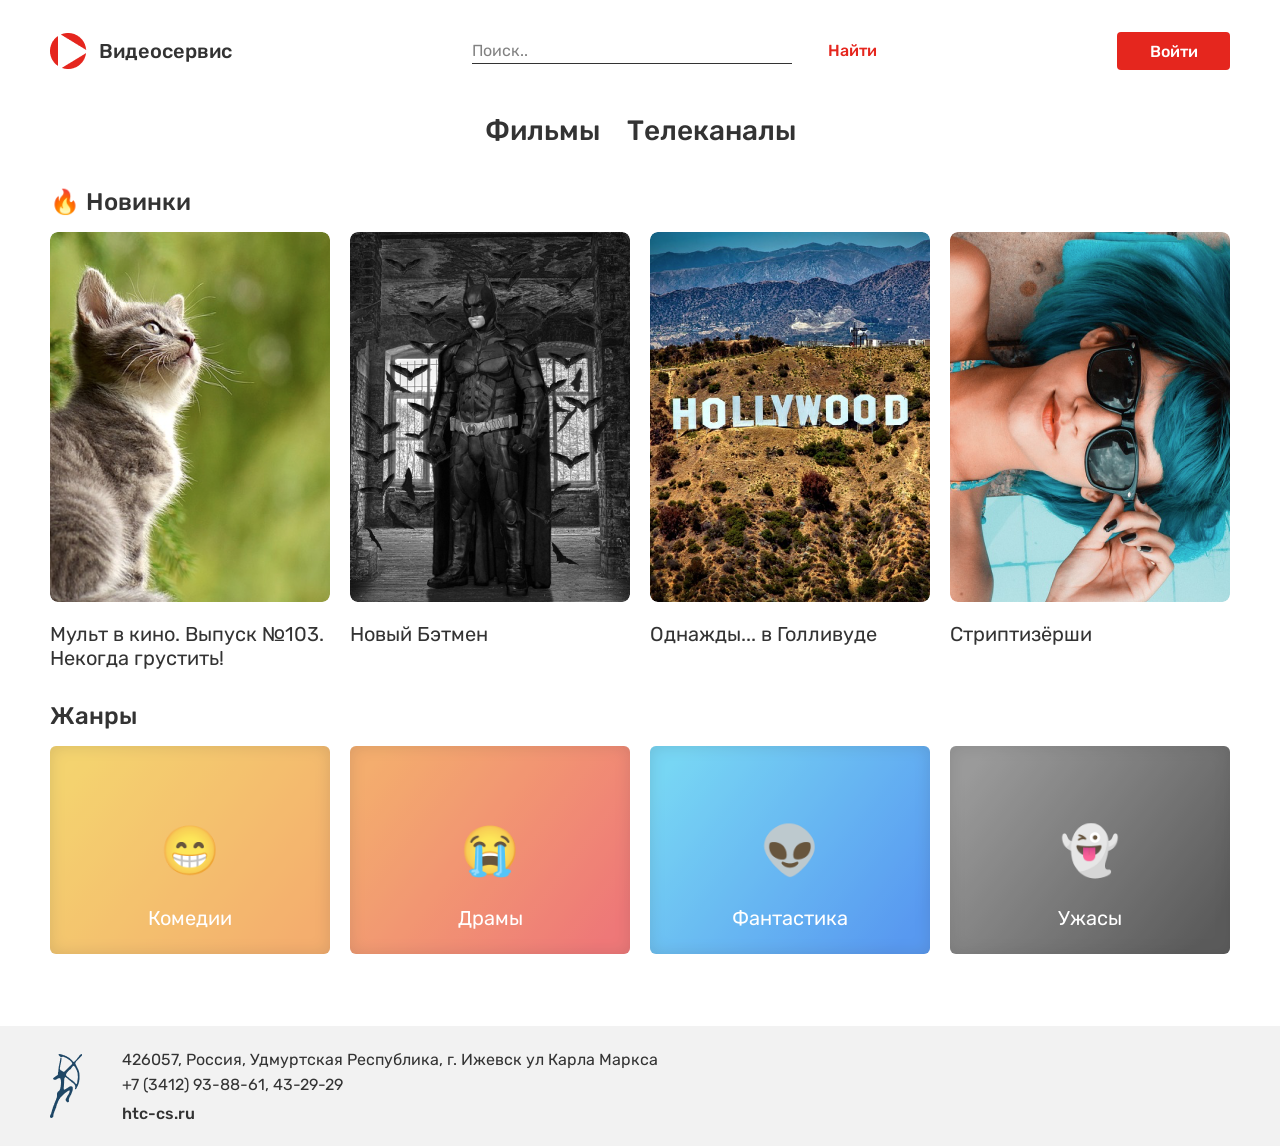
<file: проектчса/index.html>
<!DOCTYPE html>
<html lang="ru">
<head>
    <meta charset="UTF-8">
    <meta name="viewport" content="width=device-width, initial-scale=1.0">
    <link rel="stylesheet" href="css/style.css">
    <title>Верстка по макету ЦВТ</title>
</head>
<body>
     <div class="container">
        <header class="header">
            <div class="header__logo">
                <img src="imgs/sign.png" alt="logo">
                <p class="header__logo_title">Видеосервис</p>
            </div>
            <form action="#">
                <input class="header__search-text" type="text" placeholder="Поиск..">
                <input class="header__search-bar" type="button" value="Найти">
            </form>
            <form action="#">
                <input class="header__auth-btn" type="button" value="Войти">
            </form>
        </header>
        <main>
            <nav class="nav">
                <a class="nav__a" href="index.html">Фильмы</a>
                <a class="nav__a" href="channels.html">Телеканалы</a>
            </nav>
            <p class="gallery__new">&#128293; Новинки</p>
            <div class="gallery__movie">
                <div class="gallery__movie-item">
                    <img class="gallery__movie-item-img" src="imgs/kotek.png" alt="kotek">
                    <p class="gallery__movie-item-p"> Мульт в кино. Выпуск №103. Некогда грустить!</p>
                    <p class="gallery__movie-item-description">Фильм повествует о череде событий, произошедших в Голливуде в 1969 году, на закате его «золотого века».
                        Известный актер Рик Далтон и его дублер Клифф Бут пытаются найти свое место в стремительно меняющемся мире киноиндустрии.</p>
                </div>
                <div class="gallery__movie-item">
                    <img class="gallery__movie-item-img" src="imgs/batman.png" alt="Бэтмен">
                    <p class="gallery__movie-item-p">Новый Бэтмен</p>
                    <p class="gallery__movie-item-description">Фильм повествует о череде событий, произошедших в Голливуде в 1969 году, на закате его «золотого века».
                        Известный актер Рик Далтон и его дублер Клифф Бут пытаются найти свое место в стремительно меняющемся мире киноиндустрии.</p>
                </div>
                <div class="gallery__movie-item">
                    <img class="gallery__movie-item-img" src="imgs/holly.png" alt="Голливуд">
                    <p class="gallery__movie-item-p">Однажды... в Голливуде</p>
                    <p class="gallery__movie-item-description">Фильм повествует о череде событий, произошедших в Голливуде в 1969 году, на закате его «золотого века».
                        Известный актер Рик Далтон и его дублер Клифф Бут пытаются найти свое место в стремительно меняющемся мире киноиндустрии.</p>
                </div>
                <div class="gallery__movie-item">
                    <img class="gallery__movie-item-img" src="imgs/picture.png" alt="Стриптизерши">
                    <p class="gallery__movie-item-p">Стриптизёрши</p>
                    <p class="gallery__movie-item-description">Фильм повествует о череде событий, произошедших в Голливуде в 1969 году, на закате его «золотого века».
                        Известный актер Рик Далтон и его дублер Клифф Бут пытаются найти свое место в стремительно меняющемся мире киноиндустрии.</p>
                </div>
            </div>
            <div class="genres">
                <p class="gallery__new">Жанры</p>
                <div class="genre-gallery">
                    <div class="genre comedy">
                        <p class="genre__emj">&#128513;</p>
                        <p class="genre__title">Комедии</p>
                    </div>
                    <div class="genre drama">
                        <p class="genre__emj">&#128557;</p>
                        <p class="genre__title">Драмы</p>
                    </div>
                    <div class="genre sci-fi">
                        <p class="genre__emj">&#128125;</p>
                        <p class="genre__title">Фантастика</p>
                    </div>
                    <div class="genre horror">
                        <p class="genre__emj">&#128123;</p>
                        <p class="genre__title">Ужасы</p>
                    </div>
                </div>
            </div>
        </main>
     </div>
     <footer class="footer">
        <div class="container footer-container">
            <div class="footer__logo">
                <img src="imgs/htc-cs-logo.png" alt="htc">
            </div>
            <div class="footer__info">
                <p class="footer__info-adr">426057, Россия, Удмуртская Республика, г. Ижевск ул Карла Маркса</p>
                <p class="footer__info-adr">+7 (3412) 93-88-61, 43-29-29</p>
                <a class="footer__info-a" href="https://htc-cs.ru">htc-cs.ru</a>
            </div>
        </div>
     </footer>

     <template id="loginTemplate">
         <div class="loginButton">
             <p class="loginTitle">Вход</p>
             <div class="inputFields">
                 <input class="loginField" type="text" placeholder="Логин">
                 <input class="passwordField" type="password" placeholder="Пароль">
                 <div class="doRemember">
                     <input class="rememberField" type="checkbox" id="rememberMe"> 
                     <label for="rememberMe">Запомнить</label>
                 </div>
                 <button class="login_btn">Войти</button>
             </div>
         </div>
     </template>

     <div class="modal" id="loginModal" hidden>
       <div class="modal__backdrop" data-close></div>
       <div class="modal__wrapper">
           <div id="loginModalBody"></div>
       </div>
     </div>

     <script src="modal.js" defer></script>
</body>
</html>
</file>
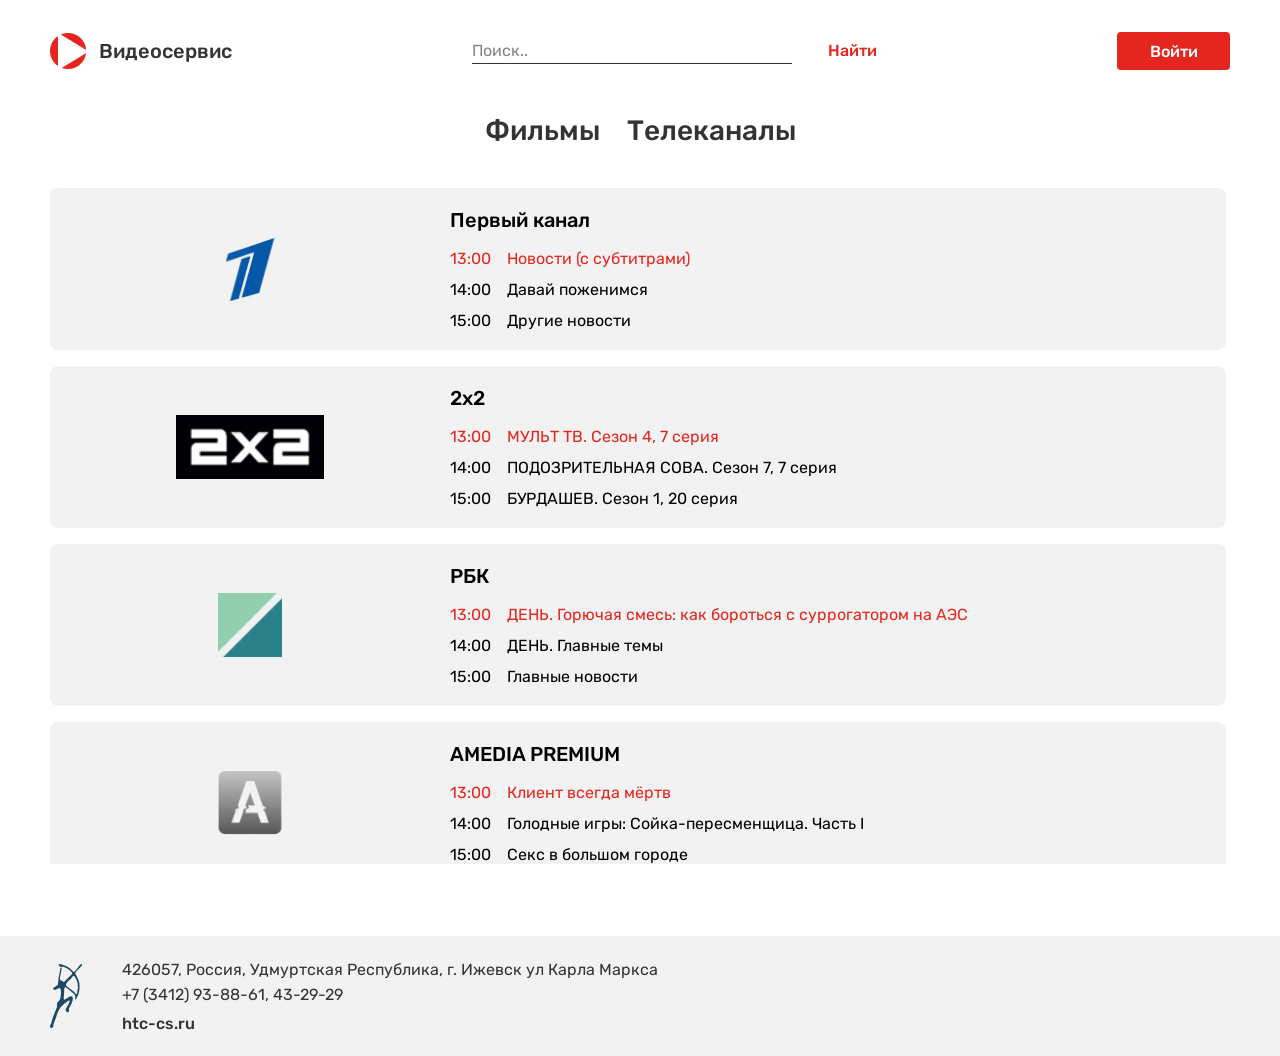
<file: проектчса/channels.html>
<!DOCTYPE html>
<html lang="ru">
<head>
    <meta charset="UTF-8">
    <meta name="viewport" content="width=device-width, initial-scale=1.0">
    <link rel="stylesheet" href="css/style.css">
    <title>Верстка по макету ЦВТ</title>
</head>
<body>
     <div class="container">
        <header class="header">
            <div class="header__logo">
                <img src="imgs/sign.png" alt="logo">
                <p class="header__logo_title">Видеосервис</p>
            </div>
            <form action="#">
                <input class="header__search-text" type="text" placeholder="Поиск..">
                <input class="header__search-bar" type="button" value="Найти">
            </form>
            <form action="#">
                <input class="header__auth-btn" type="button" value="Войти">
            </form>
        </header>
        <main>
            <nav class="nav">
                <a class="nav__a" href="index.html">Фильмы</a>
                <a class="nav__a" href="channels.html">Телеканалы</a>
            </nav>
            <div class="tvchannels">
                <div class="tvchannelsItem">
                    <img class="tvchannelsItem_img" src="imgs/logoperviy.png" alt="Первый">
                    <div class="tvchannelsItem_text">
                        <div class="tvWholeText">
                            <p class="tvchannelsItem_title">Первый канал</p>
                            <div class="tvchannelItem_descr">
                            <div class="tvchannelTime">
                                <p class="tvchannelTimeText colorRed">13:00</p>
                                <p class="tvchannelTimeText">14:00</p>
                                <p class="tvchannelTimeText">15:00</p>
                            </div>
                            <div class="tvchannelProgram">
                                <p class="tvchannelProgramText colorRed">Новости (с субтитрами)</p>
                                <p class="tvchannelProgramText">Давай поженимся</p>
                                <p class="tvchannelProgramText">Другие новости</p>
                            </div>
                            </div>
                        </div>
                    </div>
                </div>
                <div class="tvchannelsItem">
                    <img class="tvchannelsItem_img" src="imgs/logo2x2.png" alt="2x2">
                    <div class="tvchannelsItem_text">
                        <div class="tvWholeText">
                            <p class="tvchannelsItem_title">2x2</p>
                            <div class="tvchannelItem_descr">
                            <div class="tvchannelTime">
                                <p class="tvchannelTimeText colorRed">13:00</p>
                                <p class="tvchannelTimeText">14:00</p>
                                <p class="tvchannelTimeText">15:00</p>
                            </div>
                            <div class="tvchannelProgram">
                                <p class="tvchannelProgramText colorRed">МУЛЬТ ТВ. Сезон 4, 7 серия</p>
                                <p class="tvchannelProgramText">ПОДОЗРИТЕЛЬНАЯ СОВА. Сезон 7, 7 серия</p>
                                <p class="tvchannelProgramText">БУРДАШЕВ. Сезон 1, 20 серия</p>
                            </div>
                            </div>
                        </div>
                    </div>
                </div>
                <div class="tvchannelsItem">
                    <img class="tvchannelsItem_img" src="imgs/logorbk.png" alt="РБК">
                    <div class="tvchannelsItem_text">
                        <div class="tvWholeText">
                            <p class="tvchannelsItem_title">РБК</p>
                            <div class="tvchannelItem_descr">
                            <div class="tvchannelTime">
                                <p class="tvchannelTimeText colorRed">13:00</p>
                                <p class="tvchannelTimeText">14:00</p>
                                <p class="tvchannelTimeText">15:00</p>
                            </div>
                            <div class="tvchannelProgram">
                                <p class="tvchannelProgramText colorRed">ДЕНЬ. Горючая смесь: как бороться с суррогатором на АЭС</p>
                                <p class="tvchannelProgramText">ДЕНЬ. Главные темы</p>
                                <p class="tvchannelProgramText">Главные новости</p>
                            </div>
                            </div>
                        </div>
                    </div>
                </div>
                <div class="tvchannelsItem">
                    <img class="tvchannelsItem_img" src="imgs/logoamedia.png" alt="AMEDIA">
                    <div class="tvchannelsItem_text">
                        <div class="tvWholeText">
                            <p class="tvchannelsItem_title">AMEDIA PREMIUM</p>
                            <div class="tvchannelItem_descr">
                            <div class="tvchannelTime">
                                <p class="tvchannelTimeText colorRed">13:00</p>
                                <p class="tvchannelTimeText">14:00</p>
                                <p class="tvchannelTimeText">15:00</p>
                            </div>
                            <div class="tvchannelProgram">
                                <p class="tvchannelProgramText colorRed">Клиент всегда мёртв</p>
                                <p class="tvchannelProgramText">Голодные игры: Сойка-пересменщица. Часть I</p>
                                <p class="tvchannelProgramText">Секс в большом городе</p>
                            </div>
                            </div>
                        </div>
                    </div>
                </div>
            </div>
        </main>
     </div>
     <footer class="footer">
        <div class="container footer-container">
            <div class="footer__logo">
                <img src="imgs/htc-cs-logo.png" alt="htc">
            </div>
            <div class="footer__info">
                <p class="footer__info-adr">426057, Россия, Удмуртская Республика, г. Ижевск ул Карла Маркса</p>
                <p class="footer__info-adr">+7 (3412) 93-88-61, 43-29-29</p>
                <a class="footer__info-a" href="https://htc-cs.ru">htc-cs.ru</a>
            </div>
        </div>
     </footer>


     <template id="loginTemplate">
         <div class="loginButton">
             <p class="loginTitle">Вход</p>
             <div class="inputFields">
                 <input class="loginField" type="text" placeholder="Логин">
                 <input class="passwordField" type="password" placeholder="Пароль">
                 <div class="doRemember">
                     <input class="rememberField" type="checkbox" id="rememberMe">
                     <label for="rememberMe">Запомнить</label>
                 </div>
                 <button class="login_btn">Войти</button>
             </div>
         </div>
     </template>

     <div class="modal" id="loginModal" hidden>
       <div class="modal__backdrop" data-close></div>
       <div class="modal__wrapper">
           <div id="loginModalBody"></div>
       </div>
     </div>

     <script src="modal.js" defer></script>
</body>
</html>
</file>
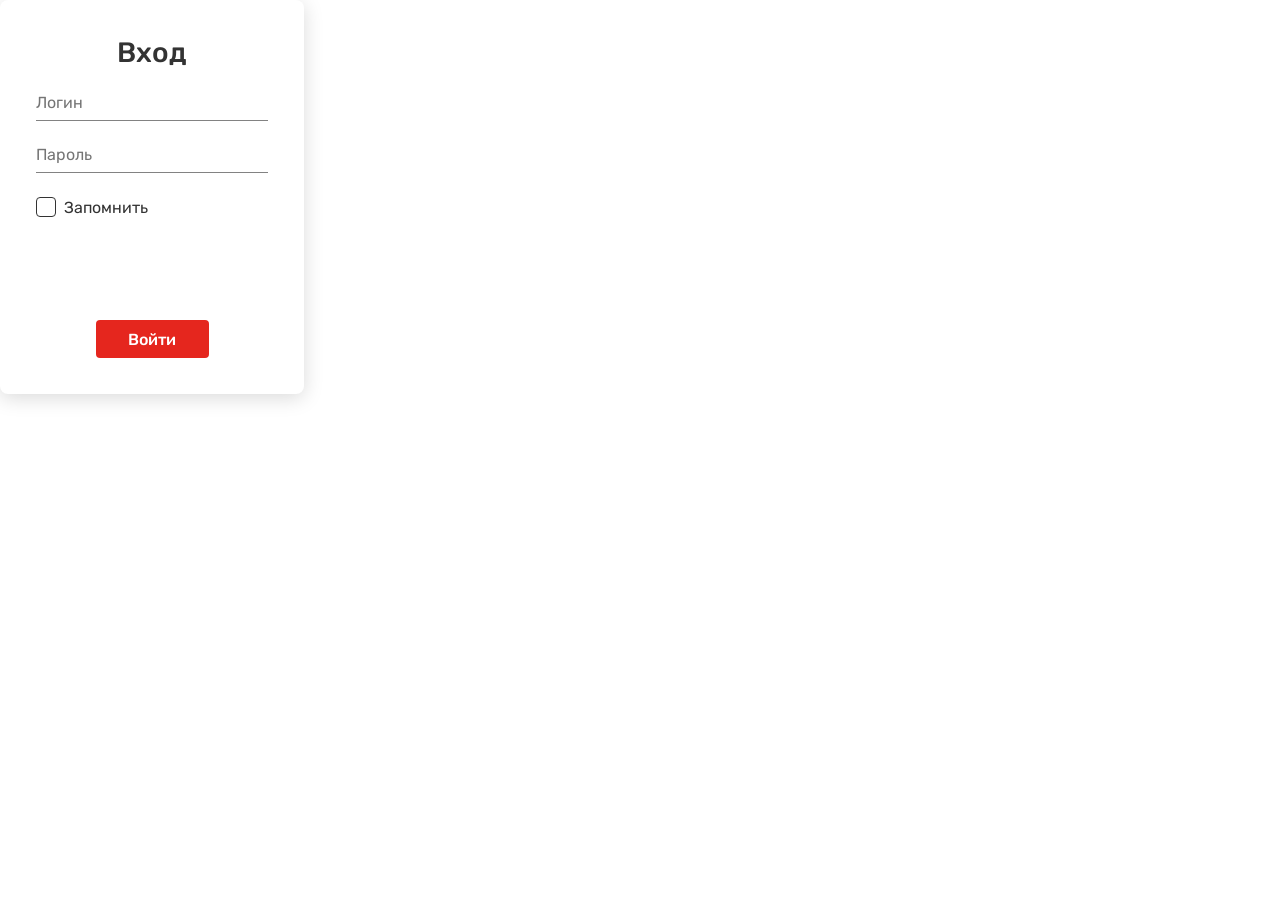
<file: проектчса/login.html>
<!DOCTYPE html>
<html lang="en">
<head>
    <meta charset="UTF-8">
    <meta name="viewport" content="width=device-width, initial-scale=1.0">
    <link rel="stylesheet" href="css/style.css">
    <title>videoservice</title>
</head>
<body>
<div class="loginButton">
    <p class="loginTitle">Вход</p>
    <div class="inputFields">
        <input class="loginField" type="text" placeholder="Логин">
        <input class="passwordField" type="password" placeholder="Пароль">
        <div class="doRemember">
        <input class="rememberField" type="checkbox">Запомнить
    </div>
    <button class="login_btn">Войти</button>
    </div>
</div>
</body>
</html>
</file>
<file: проектчса/css/style.css>
* {
  margin: 0;
  padding: 0;
  box-sizing: border-box;
}

@font-face {
  font-family: Rubik-Medium;
  src: url(../fonts/Rubik-Medium.ttf);
}
@font-face {
  font-family: Rubik-Regular;
  src: url(../fonts/Rubik-Regular.ttf);
}
body {
  font-family: Rubik-Regular, sans-serif;
}

.container {
  width: 100%;
  max-width: 1180px;
  margin: 0 auto;
}

.header {
  min-height: 40px;
  padding-top: 32px;
  justify-content: space-between;
  display: flex;
  align-items: center;
}

.header__logo {
  display: flex;
  align-items: center;
}

.header__logo_title {
  margin-left: 11.88px;
  font-family: Rubik-Medium;
  color: #333333;
  font-size: 20px;
}

.header__search-bar {
  border: none;
  background: none;
  font-size: 16px;
  color: #E5261E;
  font-family: Rubik-Medium;
  margin-left: 32px;
  cursor: pointer;
}

.header__search-text {
  width: 320px;
  height: 25px;
  border: none;
  border-bottom: 1px #333333 solid;
  color: #333333;
  font-size: 16px;
  font-family: Rubik-Medium;
}

.header__search-text::-moz-placeholder {
  color: #828282;
  font-size: 16px;
  font-family: Rubik-Regular;
}

.header__search-text::placeholder {
  color: #828282;
  font-size: 16px;
  font-family: Rubik-Regular;
}

.header__search-text:focus {
  outline: none;
}

.header__auth-btn {
  width: 113px;
  height: 38px;
  background-color: #E5261E;
  color: #ffffff;
  font-size: 16px;
  font-family: Rubik-Medium;
  border-radius: 4px;
  border: none;
  cursor: pointer;
  transition: background-color 0.2s;
}

.header__auth-btn:hover {
  background-color: #CC221B;
}

.nav {
  width: 311px;
  margin: 44px auto 32px auto;
  height: 42px;
  display: flex;
  justify-content: space-between;
}

.nav__a {
  font-family: Rubik-Medium;
  font-size: 28px;
  color: #333333;
  text-decoration: none;
}

.nav__a:hover {
  color: #E5261E;
  border-bottom: 2px #E5261E solid;
  padding-bottom: 9px;
}

.gallery__new {
  font-family: Rubik-Medium;
  font-size: 24px;
  color: #333333;
  margin-bottom: 16px;
}

.gallery__movie {
  display: flex;
  justify-content: space-between;
  margin-bottom: 32px;
}

.gallery__movie-item {
  width: 280px;
  position: relative;
}

.gallery__movie-item-img {
  border-radius: 8px;
  width: 280px;
  height: 370px;
  -o-object-fit: cover;
     object-fit: cover;
}

.gallery__movie-item-p {
  font-family: Rubik-Regular;
  font-size: 20px;
  color: #333333;
  margin-top: 16px;
}

.gallery__movie-item-description {
  position: absolute;
  top: 0;
  left: 0;
  right: 0;
  bottom: 0;
  width: 280px;
  height: 370px;
  background-color: rgba(51, 51, 51, 0.8);
  border-radius: 8px;
  color: #f2f2f2;
  font-size: 16px;
  font-family: Rubik-Regular;
  line-height: 140%;
  padding: 16px;
  box-sizing: border-box;
  opacity: 0;
  transition: opacity 0.2s;
}

.gallery__movie-item:hover .gallery__movie-item-description {
  opacity: 0.8;
}

.genre-gallery {
  display: flex;
  justify-content: space-between;
}

.genre {
  box-shadow: inset 0px 0px 16px rgba(0, 0, 0, 0.15);
  border-radius: 6px;
  width: 280px;
  height: 208px;
  display: flex;
  flex-direction: column;
  justify-content: center;
  align-items: center;
  position: relative;
  opacity: 0.8;
  cursor: pointer;
  transition: opacity 0.2s;
}

.comedy {
  background: linear-gradient(128.73deg, #F2C94C 8.44%, #F29A4A 91.36%);
}

.drama {
  background: linear-gradient(127.73deg, #F2994A 8.44%, #EB5757 91.36%);
}

.sci-fi {
  background: linear-gradient(127.83deg, #56CCF2 8.44%, #2F80ED 91.36%);
}

.horror {
  background: linear-gradient(127.73deg, #828282 8.44%, #333333 91.36%);
}

.genre__emj {
  font-size: 48px;
}

.genre__title {
  font-family: Rubik-Regular;
  font-size: 20px;
  color: white;
  position: absolute;
  top: 160px;
}

.genre:hover {
  opacity: 1;
}

.footer {
  background-color: #F2F2F2;
  margin-top: 72px;
  display: flex;
}

.footer-container {
  display: flex;
  align-items: center;
  height: 120px;
}

.footer__logo {
  display: flex;
  align-items: center;
  margin-right: 39.98px;
}

.footer__info-adr {
  font-family: Rubik-Regular;
  font-size: 16px;
  color: #333333;
}

.footer__info-a {
  font-family: Rubik-Medium;
  text-decoration: none;
  font-size: 16px;
  color: #333333;
}

.footer__info-adr:nth-child(2) {
  margin-bottom: 10px;
  margin-top: 6px;
}

.tvchannels {
  display: flex;
  flex-direction: column;
  gap: 16px;
  overflow-y: auto;
  height: 676px;
  padding-right: 4px;
}

.tvchannelsItem {
  display: flex;
  background-color: #F2F2F2;
  height: 162px;
  align-items: center;
  border-radius: 8px;
  flex-shrink: 0;
}

.tvchannelsItem_text {
  font-family: Rubik-Regular;
}

.tvchannelsItem_img {
  height: 64px;
  display: flex;
  width: 400px;
  -o-object-fit: contain;
     object-fit: contain;
}

.tvchannelsItem_title {
  font-size: 20px;
  font-family: Rubik-Medium;
}

.tvWholeText {
  display: flex;
  flex-direction: column;
  gap: 17px;
}

.tvchannelItem_descr {
  display: flex;
  gap: 16px;
  align-items: flex-start;
}

.tvchannelTime {
  display: flex;
  flex-direction: column;
  gap: 12px;
  flex-shrink: 0;
}

.tvchannelProgram {
  display: flex;
  flex-direction: column;
  gap: 12px;
  flex-grow: 1;
}

.colorRed {
  color: #E5261E;
}

.tvchannels::-webkit-scrollbar {
  width: 8px;
}

.tvchannels::-webkit-scrollbar-track {
  color: #F2F2F2;
}

.tvchannels::-webkit-scrollbar-thumb {
  background-color: #BDBDBD;
  border-radius: 2px;
  border: 2px solid transparent;
  background-clip: content-box;
}

.loginButton {
  background-color: #ffffff;
  width: 304px;
  height: 394px;
  box-shadow: 0px 4px 20px rgba(0, 0, 0, 0.15);
  border-radius: 8px;
  display: flex;
  flex-direction: column;
  box-sizing: border-box;
}

.loginTitle {
  font-family: Rubik-Medium;
  font-size: 28px;
  color: #333333;
  text-align: center;
  margin-top: 36px;
  margin-bottom: 24px;
}

.inputFields {
  display: flex;
  flex-direction: column;
  align-items: center;
  padding: 0 36px;
  width: 100%;
  box-sizing: border-box;
  flex-grow: 1;
}

.loginField, .passwordField {
  width: 100%;
  border: none;
  border-bottom: 1px solid #828282;
  font-family: Rubik-Regular;
  font-size: 16px;
  color: #333333;
  padding-bottom: 8px;
  margin-bottom: 24px;
  outline: none;
  background: transparent;
}

.doRemember {
  display: flex;
  align-items: center;
  align-self: flex-start;
  gap: 8px;
  font-family: Rubik-Regular;
  font-size: 16px;
  color: #333333;
  margin-bottom: 32px;
  cursor: pointer;
}

.rememberField {
  appearance: none;
  -webkit-appearance: none;
  -moz-appearance: none;
  width: 20px;
  height: 20px;
  border: 1px solid #333333;
  border-radius: 4px;
  background-color: transparent;
  cursor: pointer;
  position: relative;
  display: flex;
  align-items: center;
  justify-content: center;
  outline: none;
}

.rememberField:checked::after {
  content: "";
  position: absolute;
  width: 5px;
  height: 10px;
  border: solid #E5261E;
  border-width: 0 2px 2px 0;
  transform: rotate(45deg);
  margin-top: -2px;
}

.login_btn {
  background-color: #E5261E;
  color: #ffffff;
  font-family: Rubik-Medium;
  font-size: 16px;
  width: 113px;
  height: 38px;
  border: none;
  border-radius: 4px;
  cursor: pointer;
  margin-top: auto;
  margin-bottom: 36px;
}

.modal[hidden] {
  display: none;
}

.modal {
  position: fixed;
  inset: 0;
  z-index: 1000;
  display: flex;
  align-items: center;
  justify-content: center;
  animation: modalFadeIn 0.3s ease forwards;
}

.modal__backdrop {
  position: absolute;
  inset: 0;
  background: rgba(0, 0, 0, 0.5);
}

.modal__wrapper {
  position: relative;
  z-index: 1;
  animation: modalSlideUp 0.3s ease forwards;
}

@keyframes modalFadeIn {
  from {
    opacity: 0;
  }
  to {
    opacity: 1;
  }
}
@keyframes modalSlideUp {
  from {
    opacity: 0;
    transform: translateY(20px);
  }
  to {
    opacity: 1;
    transform: translateY(0);
  }
}
@media (max-width: 768px) {
  .header {
    flex-direction: column;
    gap: 20px;
    padding-top: 16px;
    margin-left: 15px;
    margin-right: 15px;
    display: flex;
    justify-content: space-between;
    align-items: center;
  }
  .header form {
    width: 100%;
    display: flex;
    justify-content: space-between;
    align-items: center;
  }
  .header__search-text {
    width: 100%;
  }
  .header__search-bar {
    margin-left: 16px;
  }
  .header__auth-btn {
    width: 100%;
  }
  .nav {
    width: 100%;
    justify-content: center;
    gap: 24px;
    margin: 24px auto;
  }
  .nav__a {
    font-size: 22px;
  }
  .gallery__new {
    justify-content: center;
    align-items: center;
    display: flex;
  }
  .gallery__movie {
    flex-direction: column;
    align-items: center;
    gap: 32px;
    justify-content: center;
    display: flex;
  }
  .gallery__movie-item {
    width: 100%;
    max-width: 343px;
  }
  .gallery__movie-item-img,
  .gallery__movie-item-description {
    width: 100%;
    height: auto;
    aspect-ratio: 280/370;
  }
  .genre-gallery {
    flex-direction: column;
    align-items: center;
    gap: 20px;
  }
  .genre {
    width: 100%;
    max-width: 343px;
  }
  .tvchannelsItem {
    flex-direction: column;
    align-items: flex-start;
    height: auto;
    padding: 16px;
    gap: 12px;
  }
  .tvchannelsItem_img {
    width: 100%;
    -o-object-position: left;
       object-position: left;
  }
  .tvchannels {
    height: auto;
    overflow-y: visible;
    margin-left: 16px;
    margin-right: 16px;
  }
  .footer-container {
    flex-direction: column;
    height: auto;
    padding: 24px 16px;
    gap: 16px;
    text-align: center;
  }
  .footer__logo {
    margin-right: 0;
  }
}/*# sourceMappingURL=style.css.map */
</file>
